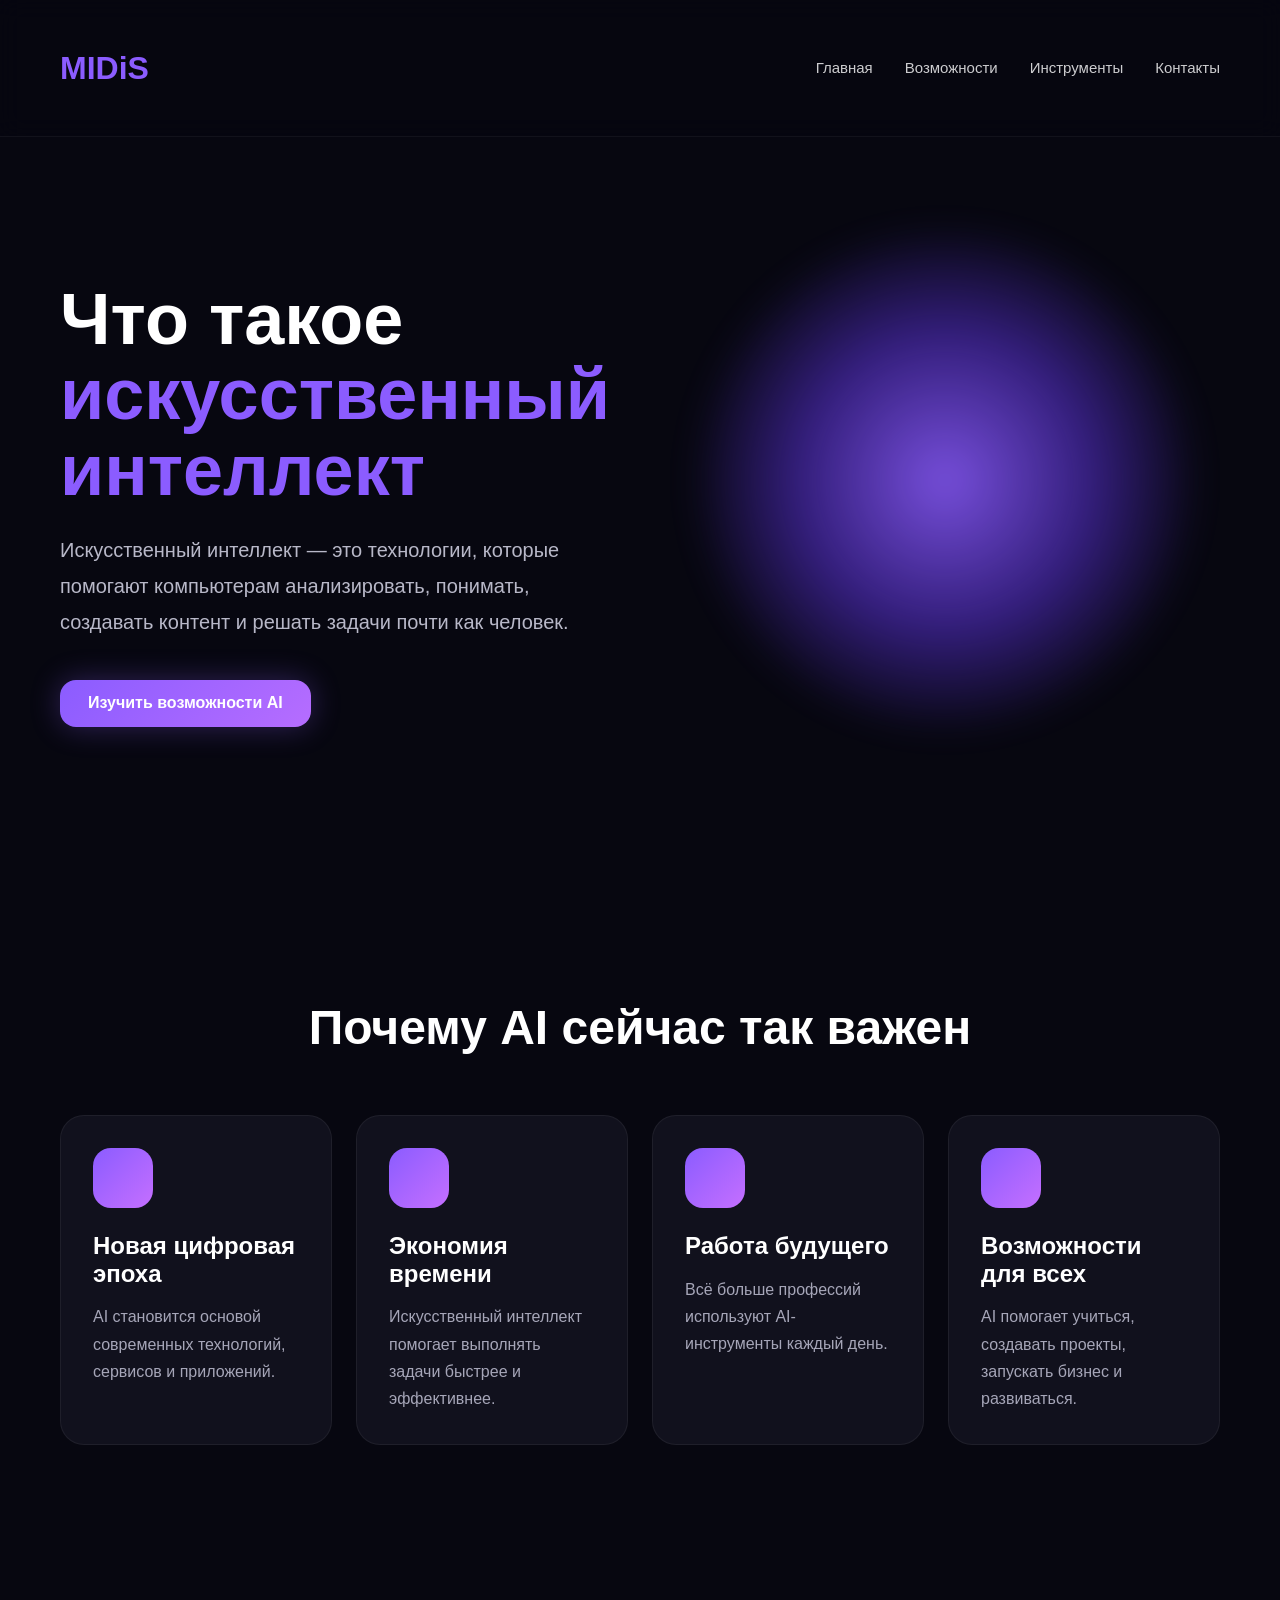
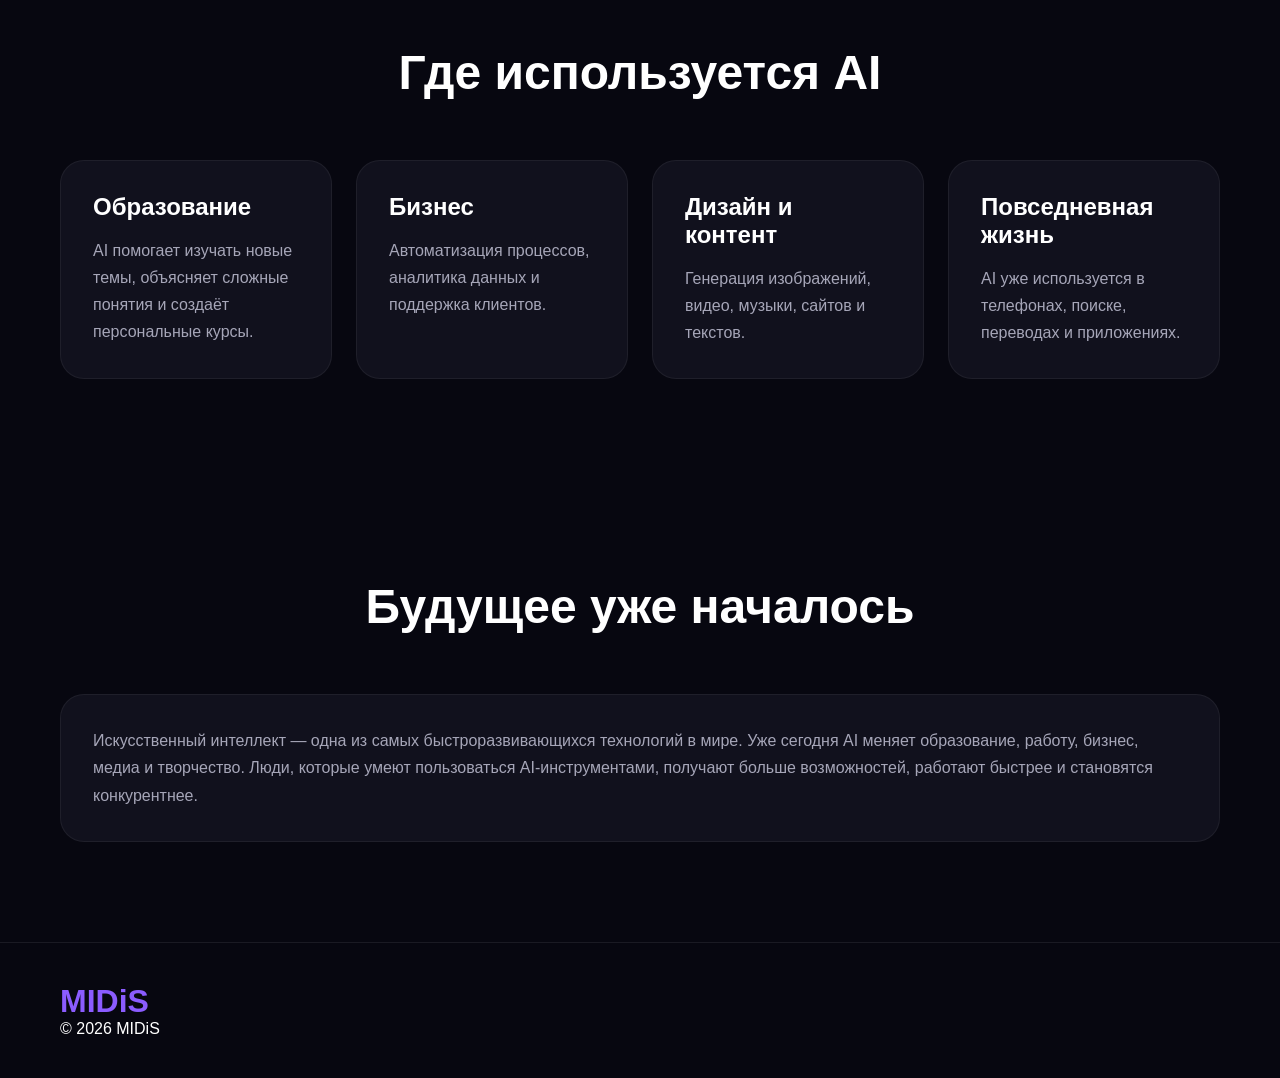
<file: index.html>
<!DOCTYPE html>
<html lang="ru">

<head>

  <meta charset="UTF-8">

  <meta name="viewport" content="width=device-width, initial-scale=1.0">

  <title>Что такое ИИ — AI 2026</title>

   <link rel="stylesheet" href="style.css">
  <link rel="stylesheet" href="normalize.css">

</head>

<body>

<header>

  <div class="container">

    <nav>

      <div class="logo">
        MIDiS
      </div>

      <div class="menu">

        <a href="index.html">
          Главная
        </a>

        <a href="spells.html">
          Возможности
        </a>

        <a href="tools.html">
          Инструменты
        </a>
        
        <a href="contacts.html">
          Контакты
        </a>

      </div>

    </nav>

  </div>

</header>

<section class="hero">

  <div class="container hero-grid">

    <div>

      <h1>
        Что такое
        <span>искусственный интеллект</span>
      </h1>

      <p>
        Искусственный интеллект — это технологии,
        которые помогают компьютерам анализировать,
        понимать, создавать контент и решать задачи
        почти как человек.
      </p>

      <a href="spells.html" class="btn">

        Изучить возможности AI

      </a>

    </div>

    <div class="hero-image">

      <div class="circle"></div>

    </div>

  </div>

</section>

<section>

  <div class="container">

    <h2 class="section-title">
      Почему AI сейчас так важен
    </h2>

    <div class="cards">

      <div class="card">

        <div class="icon"></div>

        <h3>
          Новая цифровая эпоха
        </h3>

        <p>
          AI становится основой
          современных технологий,
          сервисов и приложений.
        </p>

      </div>

      <div class="card">

        <div class="icon"></div>

        <h3>
          Экономия времени
        </h3>

        <p>
          Искусственный интеллект
          помогает выполнять задачи
          быстрее и эффективнее.
        </p>

      </div>

      <div class="card">

        <div class="icon"></div>

        <h3>
          Работа будущего
        </h3>

        <p>
          Всё больше профессий
          используют AI-инструменты
          каждый день.
        </p>

      </div>

      <div class="card">

        <div class="icon"></div>

        <h3>
          Возможности для всех
        </h3>

        <p>
          AI помогает учиться,
          создавать проекты,
          запускать бизнес и развиваться.
        </p>

      </div>

    </div>

  </div>

</section>

<section>

  <div class="container">

    <h2 class="section-title">
      Где используется AI
    </h2>

    <div class="cards">

      <div class="card">

        <h3>
          Образование
        </h3>

        <p>
          AI помогает изучать новые темы,
          объясняет сложные понятия
          и создаёт персональные курсы.
        </p>

      </div>

      <div class="card">

        <h3>
          Бизнес
        </h3>

        <p>
          Автоматизация процессов,
          аналитика данных
          и поддержка клиентов.
        </p>

      </div>

      <div class="card">

        <h3>
          Дизайн и контент
        </h3>

        <p>
          Генерация изображений,
          видео, музыки,
          сайтов и текстов.
        </p>

      </div>

      <div class="card">

        <h3>
          Повседневная жизнь
        </h3>

        <p>
          AI уже используется
          в телефонах, поиске,
          переводах и приложениях.
        </p>

      </div>

    </div>

  </div>

</section>

<section>

  <div class="container">

    <h2 class="section-title">
      Будущее уже началось
    </h2>

    <div class="card">

      <p>
        Искусственный интеллект —
        одна из самых быстроразвивающихся
        технологий в мире.

        Уже сегодня AI меняет образование,
        работу, бизнес, медиа и творчество.
        Люди, которые умеют пользоваться
        AI-инструментами, получают
        больше возможностей,
        работают быстрее
        и становятся конкурентнее.
      </p>

    </div>

  </div>

</section>

<footer>

  <div class="container footer">

    <div class="logo">
      MIDiS
    </div>

    <p>
      © 2026 MIDiS
    </p>

  </div>

</footer>

</body>

</html>
</file>
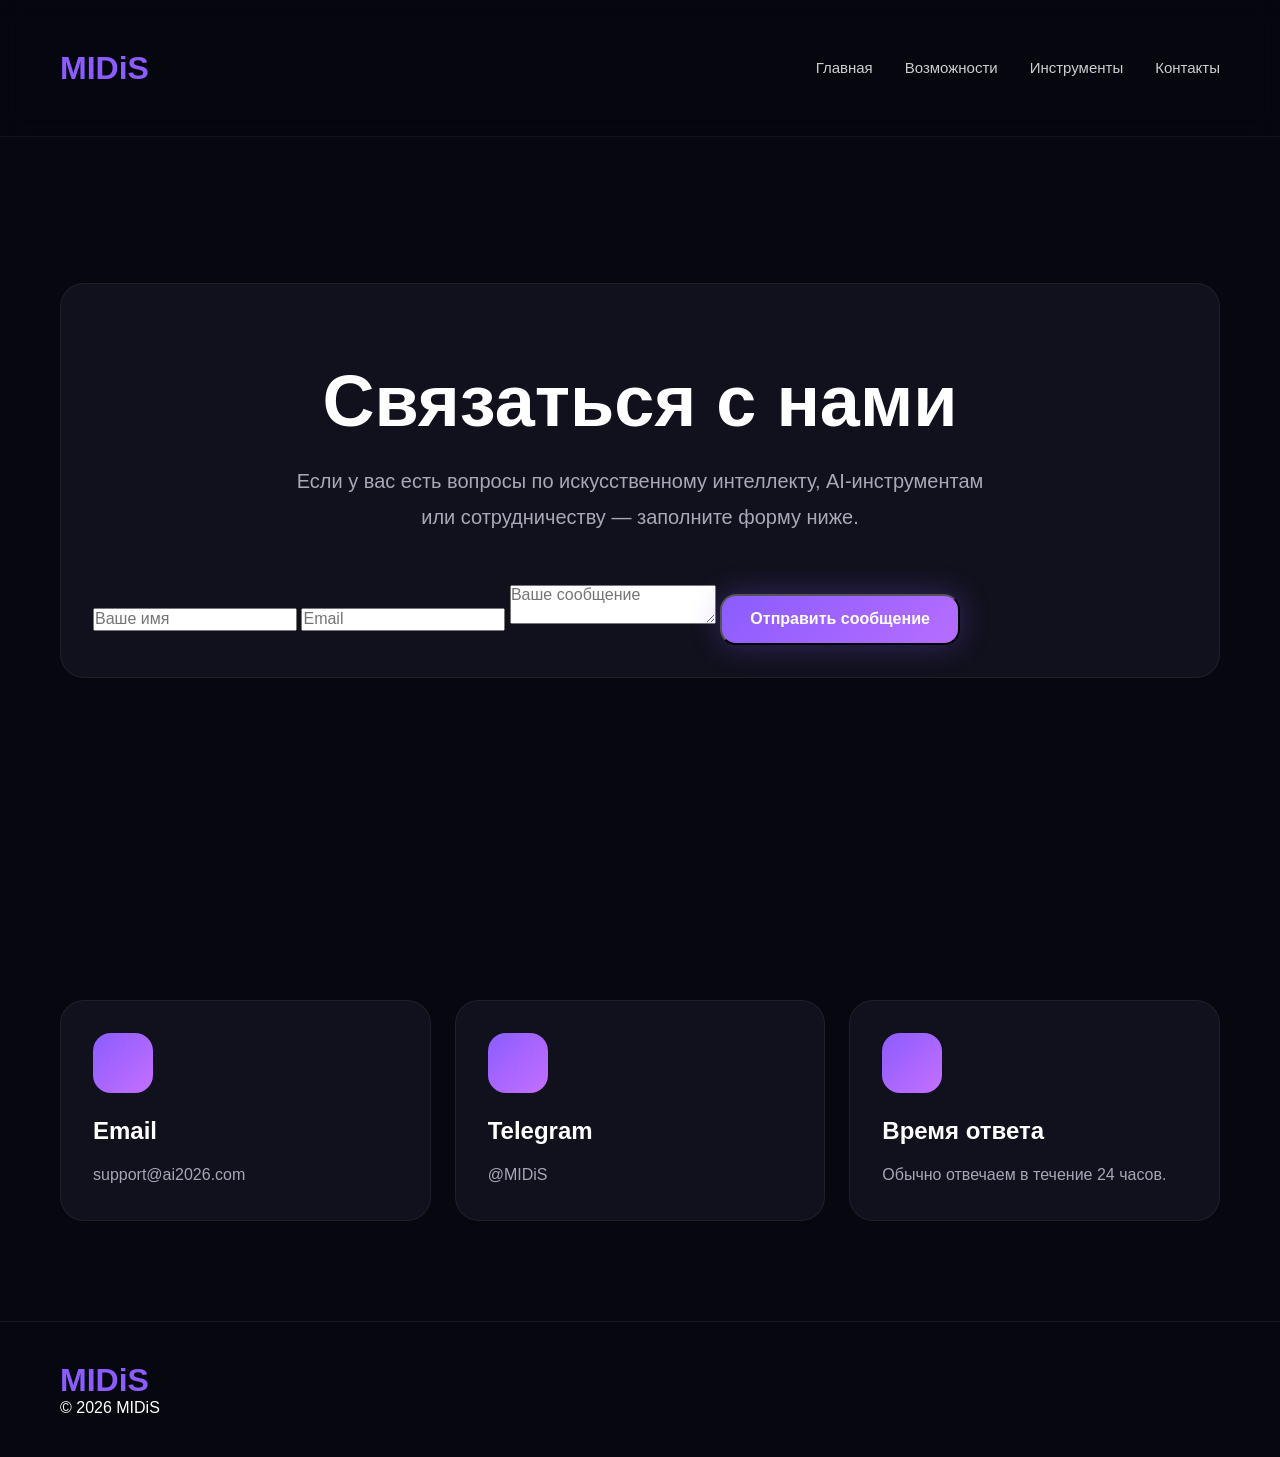
<file: contacts.html>
<!DOCTYPE html>
<html lang="ru">

<head>

  <meta charset="UTF-8">

  <meta name="viewport" content="width=device-width, initial-scale=1.0">

  <title>AI 2026 — Контакты</title>

  <link rel="stylesheet" href="style.css">
  <link rel="stylesheet" href="normalize.css">

</head>

<body>

<header>

  <div class="container">

    <nav>

      <div class="logo">
        MIDiS
      </div>

      <div class="menu">

        <a href="index.html">
          Главная
        </a>

        <a href="spells.html">
          Возможности
        </a>

        <a href="tools.html">
          Инструменты
        </a>

        <a href="contacts.html">
          Контакты
        </a>

      </div>

    </nav>

  </div>

</header>

<section class="hero">

  <div class="container">

    <div class="card">

      <h1 class="section-title">
        Связаться с нами
      </h1>

      <p
      style="
      text-align:center;
      max-width:700px;
      margin:0 auto 50px;
      color:#A8A8B8;
      line-height:1.8;
      ">

        Если у вас есть вопросы
        по искусственному интеллекту,
        AI-инструментам или сотрудничеству —
        заполните форму ниже.

      </p>

      <form class="contact-form">

        <input
        type="text"
        placeholder="Ваше имя">

        <input
        type="email"
        placeholder="Email">

        <textarea
        placeholder="Ваше сообщение"></textarea>

        <button class="btn">

          Отправить сообщение

        </button>

      </form>

    </div>

  </div>

</section>

<section>

  <div class="container">

    <div class="cards">

      <div class="card">

        <div class="icon"></div>

        <h3>
          Email
        </h3>

        <p>
          support@ai2026.com
        </p>

      </div>

      <div class="card">

        <div class="icon"></div>

        <h3>
          Telegram
        </h3>

        <p>
          @MIDiS
        </p>

      </div>

      <div class="card">

        <div class="icon"></div>

        <h3>
          Время ответа
        </h3>

        <p>
          Обычно отвечаем
          в течение 24 часов.
        </p>

      </div>

    </div>

  </div>

</section>

<footer>

  <div class="container footer">

    <div class="logo">
      MIDiS
    </div>

    <p>
      © 2026 MIDiS
    </p>

  </div>

</footer>

</body>

</html>
</file>
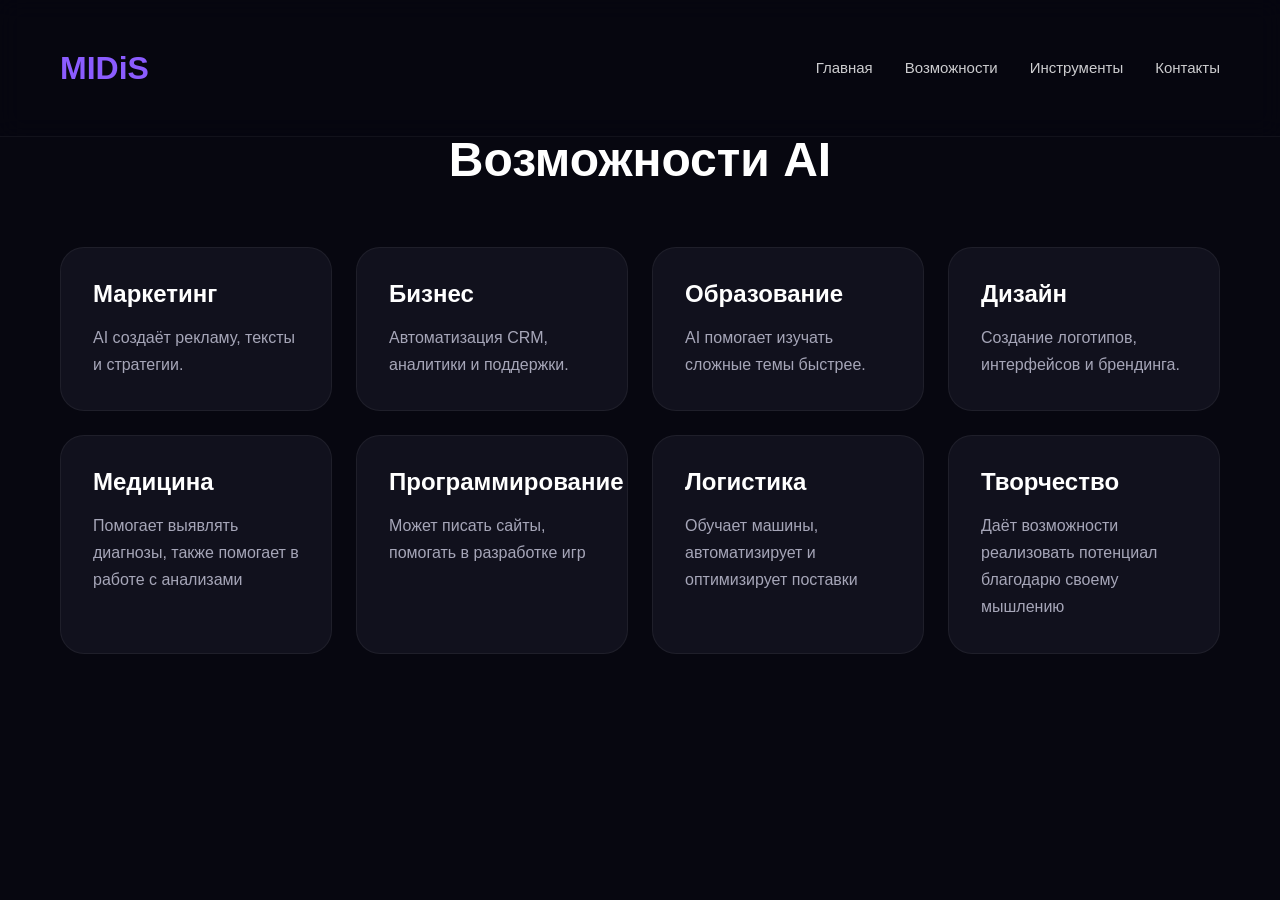
<file: spells.html>
<!DOCTYPE html>
<html lang="ru">

<head>

  <meta charset="UTF-8">

  <meta name="viewport" content="width=device-width, initial-scale=1.0">

  <title>AI 2026 — Возможности</title>

  <link rel="stylesheet" href="style.css">
  <link rel="stylesheet" href="normalize.css">

</head>

<body>

<header>

  <div class="container">

    <nav>

      <div class="logo">
        MIDiS
      </div>

      <div class="menu">

        <a href="index.html">
          Главная
        </a>

        <a href="spells.html">
          Возможности
        </a>

        <a href="tools.html">
          Инструменты
        </a>

        <a href="contacts.html">
          Контакты
        </a>

      </div>

    </nav>

  </div>

</header>

<section>

  <div class="container">

    <h1 class="section-title">
      Возможности AI
    </h1>

    <div class="cards">

      <div class="card">

        <h3>
          Маркетинг
        </h3>

        <p>
          AI создаёт рекламу,
          тексты и стратегии.
        </p>

      </div>

      <div class="card">

        <h3>
          Бизнес
        </h3>

        <p>
          Автоматизация CRM,
          аналитики и поддержки.
        </p>

      </div>

      <div class="card">

        <h3>
          Образование
        </h3>

        <p>
          AI помогает изучать
          сложные темы быстрее.
        </p>

      </div>

      <div class="card">

        <h3>
          Дизайн
        </h3>

        <p>
          Создание логотипов,
          интерфейсов и брендинга.
        </p>

      </div>
      <div class="card">

        <h3>
          Медицина
        </h3>

        <p>
          Помогает выявлять
          диагнозы, также помогает 
          в работе с анализами
        </p>

      </div>
      <div class="card">

        <h3>
          Программирование
        </h3>

        <p>
          Может писать сайты, 
          помогать в разработке игр
        </p>

      </div>
       <div class="card">

        <h3>
          Логистика
        </h3>

        <p>
          Обучает машины,
          автоматизирует и
          оптимизирует поставки
      
        </p>

      </div>
       <div class="card">

        <h3>
          Творчество
        </h3>

        <p>
          Даёт возможности
          реализовать потенциал
          благодарю своему
          мышлению 
        </p>

      </div>

    </div>

  </div>

</section>

</body>

</html>
</file>
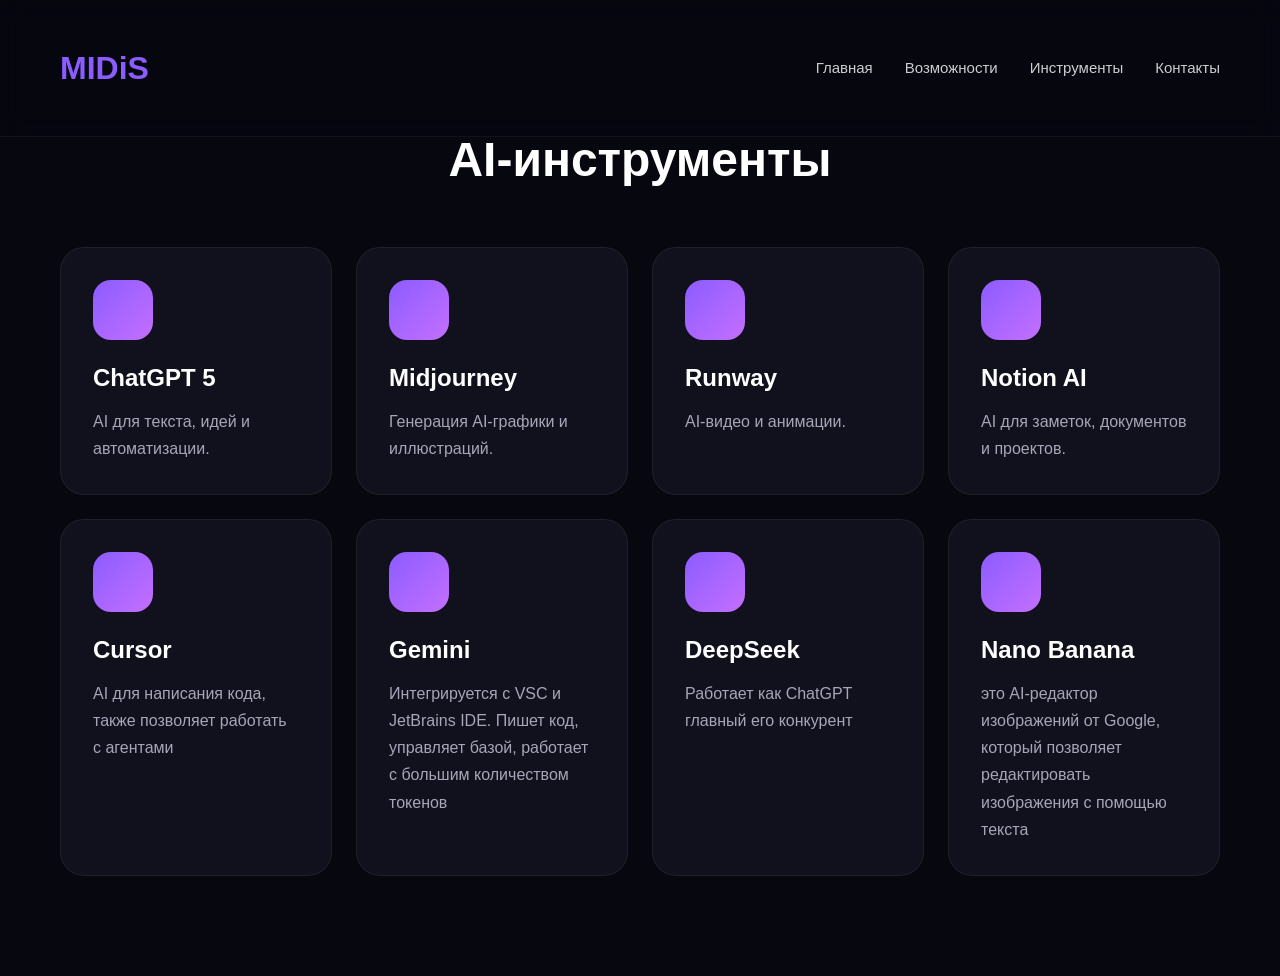
<file: tools.html>
<!DOCTYPE html>
<html lang="ru">

<head>

  <meta charset="UTF-8">

  <meta name="viewport" content="width=device-width, initial-scale=1.0">

  <title>AI 2026 — Инструменты</title>

  <link rel="stylesheet" href="style.css">
  <link rel="stylesheet" href="normalize.css">
</head>

<body>

<header>

  <div class="container">

    <nav>

      <div class="logo">
        MIDiS
      </div>

      <div class="menu">

        <a href="index.html">
          Главная
        </a>

        <a href="spells.html">
          Возможности
        </a>

        <a href="tools.html">
          Инструменты
        </a>

        <a href="contacts.html">
          Контакты
        </a>

      </div>

    </nav>

  </div>

</header>

<section>

  <div class="container">

    <h1 class="section-title">
      AI-инструменты
    </h1>

    <div class="cards">

      <div class="card">

        <div class="icon"></div>

        <h3>
          ChatGPT 5
        </h3>

        <p>
          AI для текста,
          идей и автоматизации.
        </p>

      </div>

      <div class="card">

        <div class="icon"></div>

        <h3>
          Midjourney
        </h3>

        <p>
          Генерация AI-графики
          и иллюстраций.
        </p>

      </div>

      <div class="card">

        <div class="icon"></div>

        <h3>
          Runway
        </h3>

        <p>
          AI-видео
          и анимации.
        </p>

      </div>

      <div class="card">

        <div class="icon"></div>

        <h3>
          Notion AI
        </h3>

        <p>
          AI для заметок,
          документов и проектов.
        </p>

      </div>
 <div class="card">

        <div class="icon"></div>

        <h3>
          Cursor
        </h3>

        <p>
          AI для написания
          кода, также позволяет
          работать с агентами
        </p>

      </div>
      <div class="card">

        <div class="icon"></div>

        <h3>
          Gemini
        </h3>

        <p>
          Интегрируется с VSС
          и JetBrains IDE.
          Пишет код, управляет
          базой, работает с большим
          количеством токенов
        </p>

      </div>
      <div class="card">

        <div class="icon"></div>

        <h3>
          DeepSeek
        </h3>

        <p>
          Работает как ChatGPT
          главный его конкурент
        </p>

      </div>
            <div class="card">

        <div class="icon"></div>

        <h3>
          Nano Banana
        </h3>

        <p>
          это AI-редактор изображений
          от Google, который позволяет
          редактировать изображения
          с помощью текста
        </p>

      </div>
      </div>

      </div>

    </div>
</div>
 
  </div>

</section>

</body>

</html>
</file>
<file: style.css>
*{
     margin:0;
     padding:0;
     box-sizing:border-box;
    }

    body{
     font-family:'Inter',sans-serif;
     background:#070710;
     color:white;
     overflow-x:hidden;
    }

    .container{
     width:1200px;
     max-width:90%;
     margin:auto;
    }

    header{
     padding:28px 0;
     position:fixed;
     width:100%;
     top:0;
     backdrop-filter:blur(12px);
     z-index:100;
     background:rgba(7,7,16,0.65);
    }

    nav{
     display:flex;
     justify-content:space-between;
     align-items:center;
    }

    .logo{
     font-size:28px;
     font-weight:800;
     color:#8B5CFF;
    }

    .menu{
     display:flex;
     gap:36px;
    }

    .menu a{
     color:white;
     text-decoration:none;
     font-size:15px;
     opacity:0.8;
     transition:0.3s;
    }

    .menu a:hover{
     opacity:1;
     color:#8B5CFF;
    }

    .btn{
     background:linear-gradient(135deg,#8B5CFF,#B66DFF);
     padding:14px 28px;
     border-radius:16px;
     color:white;
     text-decoration:none;
     font-weight:600;
     display:inline-block;
     box-shadow:0 0 40px rgba(139,92,255,0.4);
     transition:0.3s;
    }

    .btn:hover{
     transform:translateY(-2px);
    }

    .hero{
     min-height:100vh;
     display:flex;
     align-items:center;
     padding-top:120px;
     position:relative;
    }

    .hero-grid{
     display:grid;
     grid-template-columns:1fr 1fr;
     align-items:center;
     gap:60px;
    }

    .hero h1{
     font-size:72px;
     line-height:1.05;
     margin-bottom:24px;
     font-weight:800;
    }

    .hero h1 span{
     color:#8B5CFF;
    }

    .hero p{
     color:#B4B4C7;
     font-size:20px;
     line-height:1.7;
     margin-bottom:40px;
     max-width:540px;
    }

    .hero-image{
     position:relative;
    }

    .circle{
     width:520px;
     height:520px;
     border-radius:50%;
     background:radial-gradient(circle,#8B5CFF 0%, #341F7A 40%, transparent 70%);
     filter:blur(20px);
     opacity:0.85;
     animation:pulse 4s infinite ease-in-out;
    }

    @keyframes pulse{
     0%{transform:scale(1);}
     50%{transform:scale(1.05);}
     100%{transform:scale(1);}
    }

    section{
     padding:120px 0;
    }

    .section-title{
     font-size:48px;
     text-align:center;
     margin-bottom:70px;
     font-weight:800;
    }

    .cards{
     display:grid;
     grid-template-columns:repeat(4,1fr);
     gap:24px;
    }

    .card{
     background:#11111D;
     border:1px solid rgba(255,255,255,0.06);
     border-radius:24px;
     padding:32px;
     transition:0.3s;
    }

    .card:hover{
     transform:translateY(-8px);
     box-shadow:0 0 50px rgba(139,92,255,0.18);
    }

    .icon{
     width:60px;
     height:60px;
     border-radius:18px;
     background:linear-gradient(135deg,#8B5CFF,#C56FFF);
     margin-bottom:24px;
    }

    .card h3{
     font-size:24px;
     margin-bottom:16px;
    }

    .card p{
     color:#A7A7B5;
     line-height:1.7;
    }

    .tools{
     display:grid;
     grid-template-columns:repeat(3,1fr);
     gap:24px;
    }

    .tool{
     background:#11111D;
     border-radius:24px;
     padding:32px;
     border:1px solid rgba(255,255,255,0.06);
    }

    .tool h4{
     font-size:28px;
     margin-bottom:14px;
    }

    .tool span{
     color:#8B5CFF;
     font-size:14px;
     font-weight:600;
    }

    .cta{
     background:linear-gradient(135deg,#8B5CFF,#5A2FFF);
     border-radius:32px;
     padding:80px;
     text-align:center;
     margin-top:60px;
     box-shadow:0 0 80px rgba(139,92,255,0.25);
    }

    .cta h2{
     font-size:52px;
     margin-bottom:20px;
    }

    .cta p{
     max-width:700px;
     margin:auto;
     color:#ECECFF;
     line-height:1.8;
     margin-bottom:40px;
    }

    footer{
     padding:60px 0;
     border-top:1px solid rgba(255,255,255,0.08);
    }

    .footer-grid{
     display:flex;
     justify-content:space-between;
     align-items:center;
    }

    .footer-grid p{
     color:#8F8FA3;
    }

    @media(max-width:992px){

     .hero-grid,
     .cards,
     .tools{
        grid-template-columns:1fr;
     }

     .hero{
        text-align:center;
     }

     .hero p{
        margin:auto auto 40px;
     }

     .hero h1{
        font-size:52px;
     }

     .circle{
        width:320px;
        height:320px;
        margin:auto;
     }

     .menu{
        display:none;
     }

     .cta{
        padding:50px 30px;
     }

     .cta h2{
        font-size:36px;
     }
    }
    *{
  margin:0;
  padding:0;
  box-sizing:border-box;
}

html{
  scroll-behavior:smooth;
}

body{
  font-family:'Inter',sans-serif;
  background:#070710;
  color:white;
  overflow-x:hidden;
}

.container{
  width:100%;
  max-width:1200px;
  margin:0 auto;
  padding:0 20px;
}

/* HEADER */

header{
  position:fixed;
  width:100%;
  top:0;
  left:0;
  z-index:1000;
  backdrop-filter:blur(12px);
  background:rgba(7,7,16,0.7);
  border-bottom:1px solid rgba(255,255,255,0.05);
}

nav{
  min-height:80px;
  display:flex;
  align-items:center;
  justify-content:space-between;
  gap:20px;
  flex-wrap:wrap;
}

.logo{
  font-size:clamp(24px,3vw,32px);
  font-weight:800;
  color:#8B5CFF;
}

.menu{
  display:flex;
  gap:32px;
  flex-wrap:wrap;
}

.menu a{
  text-decoration:none;
  color:white;
  opacity:0.8;
  transition:0.3s;
  font-size:15px;
}

.menu a:hover{
  opacity:1;
  color:#8B5CFF;
}

/* BUTTON */

.btn{
  display:inline-flex;
  align-items:center;
  justify-content:center;
  padding:14px 28px;
  border-radius:16px;
  text-decoration:none;
  color:white;
  background:linear-gradient(135deg,#8B5CFF,#B66DFF);
  font-weight:600;
  transition:0.3s;
  box-shadow:0 0 30px rgba(139,92,255,0.3);
}

.btn:hover{
  transform:translateY(-3px);
}

/* HERO */

.hero{
  min-height:100vh;
  display:flex;
  align-items:center;
  padding:140px 0 80px;
}

.hero-grid{
  display:grid;
  grid-template-columns:1fr 1fr;
  gap:60px;
  align-items:center;
}

.hero h1{
  font-size:clamp(42px,7vw,72px);
  line-height:1.05;
  margin-bottom:24px;
  font-weight:800;
}

.hero h1 span{
  color:#8B5CFF;
}

.hero p{
  font-size:clamp(16px,2vw,20px);
  color:#B8B8C8;
  line-height:1.8;
  margin-bottom:40px;
  max-width:600px;
}

.hero-image{
  display:flex;
  justify-content:center;
  align-items:center;
}

.circle{
  width:min(520px,80vw);
  height:min(520px,80vw);
  border-radius:50%;
  background:
    radial-gradient(circle,
    #8B5CFF 0%,
    #3B228E 40%,
    transparent 70%);
  filter:blur(15px);
  animation:pulse 5s infinite ease-in-out;
}

@keyframes pulse{
  0%{transform:scale(1);}
  50%{transform:scale(1.05);}
  100%{transform:scale(1);}
}

/* SECTION */

section{
  padding:100px 0;
}

.section-title{
  text-align:center;
  font-size:clamp(32px,5vw,48px);
  margin-bottom:60px;
  font-weight:800;
}

/* CARDS */

.cards{
  display:grid;
  grid-template-columns:repeat(auto-fit,minmax(260px,1fr));
  gap:24px;
}

.card{
  background:#11111D;
  border-radius:24px;
  padding:32px;
  border:1px solid rgba(255,255,255,0.06);
  transition:0.3s;
}

.card:hover{
  transform:translateY(-8px);
  box-shadow:0 0 40px rgba(139,92,255,0.2);
}

.icon{
  width:60px;
  height:60px;
  border-radius:18px;
  background:linear-gradient(135deg,#8B5CFF,#C56FFF);
  margin-bottom:24px;
}

.card h3{
  font-size:24px;
  margin-bottom:16px;
}

.card p{
  color:#A6A6B8;
  line-height:1.7;
}

/* TOOLS */

.tools{
  display:grid;
  grid-template-columns:repeat(auto-fit,minmax(280px,1fr));
  gap:24px;
}

.tool{
  background:#11111D;
  border-radius:24px;
  padding:32px;
  border:1px solid rgba(255,255,255,0.06);
}

.tool span{
  color:#8B5CFF;
  font-size:14px;
  font-weight:600;
}

.tool h4{
  font-size:28px;
  margin:14px 0;
}

/* CTA */

.cta{
  margin-top:80px;
  padding:clamp(40px,6vw,80px);
  border-radius:32px;
  text-align:center;
  background:linear-gradient(135deg,#8B5CFF,#5B2FFF);
  box-shadow:0 0 80px rgba(139,92,255,0.25);
}

.cta h2{
  font-size:clamp(32px,5vw,52px);
  margin-bottom:20px;
}

.cta p{
  max-width:700px;
  margin:0 auto 40px;
  line-height:1.8;
  color:#ECECFF;
}

/* FOOTER */

footer{
  border-top:1px solid rgba(255,255,255,0.08);
  padding:40px 0;
}

.footer-grid{
  display:flex;
  justify-content:space-between;
  align-items:center;
  gap:20px;
  flex-wrap:wrap;
}

.footer-grid p{
  color:#9B9BAF;
}

/* TABLET */

@media(max-width:992px){

  .hero-grid{
    grid-template-columns:1fr;
    text-align:center;
  }

  .hero p{
    margin-left:auto;
    margin-right:auto;
  }

  .menu{
    justify-content:center;
    width:100%;
  }

  nav{
    padding:15px 0;
    }
    }
    


/* MOBILE */

@media(max-width:768px){

  section{
    padding:70px 0;
  }

  .hero{
    padding-top:160px;
  }

  .menu{
    gap:18px;
  }

  .menu a{
    font-size:14px;
  }

  .btn{
    width:100%;
  }

  .card,
  .tool{
    padding:24px;
  }

  .footer-grid{
    flex-direction:column;
    text-align:center;
  }
}

/* SMALL MOBILE */

@media(max-width:480px){

  .hero h1{
    line-height:1.15;
  }

  .menu{
    display:none;
  }

  nav{
    justify-content:center;
  }

  .cta{
    border-radius:24px;
  }
}
/* ========================= */
/* ADAPTIVE */
/* ========================= */

img{
  max-width:100%;
  height:auto;
}

.container{
  width:100%;
  max-width:1200px;
  margin:0 auto;
  padding:0 20px;
}

/* ========================= */
/* TABLET */
/* ========================= */

@media(max-width:992px){

  nav{
    flex-direction:column;
    justify-content:center;
    gap:20px;
    padding:20px 0;
  }

  .menu{
    justify-content:center;
    flex-wrap:wrap;
    gap:20px;
  }

  .hero{
    padding-top:180px;
  }

  .hero-grid{
    grid-template-columns:1fr;
    text-align:center;
    gap:60px;
  }

  .hero p{
    margin-left:auto;
    margin-right:auto;
  }

  .hero-image{
    justify-content:center;
  }

  .circle{
    width:350px;
    height:350px;
  }

  .section-title{
    font-size:42px;
  }

  .cards{
    grid-template-columns:repeat(2,1fr);
  }

  .footer{
    flex-direction:column;
    text-align:center;
  }

}

/* ========================= */
/* MOBILE */
/* ========================= */

@media(max-width:768px){

  body{
    overflow-x:hidden;
  }

  section{
    padding:80px 0;
  }

  .hero{
    min-height:auto;
    padding-top:180px;
    padding-bottom:80px;
  }

  .hero h1{
    font-size:42px;
    line-height:1.2;
  }

  .hero p{
    font-size:16px;
    line-height:1.7;
  }

  .menu{
    width:100%;
    justify-content:center;
    gap:16px;
  }

  .menu a{
    font-size:14px;
  }

  .cards{
    grid-template-columns:1fr;
  }

  .card{
    padding:24px;
  }

  .section-title{
    font-size:34px;
    margin-bottom:40px;
  }

  .circle{
    width:260px;
    height:260px;
  }

  .btn{
    width:100%;
    text-align:center;
  }

  .contact-form{
    gap:16px;
  }

  .contact-form input,
  .contact-form textarea{
    width:100%;
    font-size:16px;
  }

}

/* ========================= */
/* SMALL MOBILE */
/* ========================= */

@media(max-width:480px){

  .container{
    padding:0 16px;
  }

  header{
    padding:10px 0;
  }

  nav{
    gap:16px;
  }

  .logo{
    font-size:24px;
  }

  .menu{
    display:flex;
    flex-direction:column;
    align-items:center;
    gap:14px;
  }

  .hero{
    padding-top:220px;
  }

  .hero h1{
    font-size:34px;
  }

  .hero p{
    font-size:15px;
  }

  .section-title{
    font-size:28px;
  }

  .card h3{
    font-size:22px;
  }

  .circle{
    width:220px;
    height:220px;
  }

  footer{
    padding:30px 0;
  }

}
</file>
